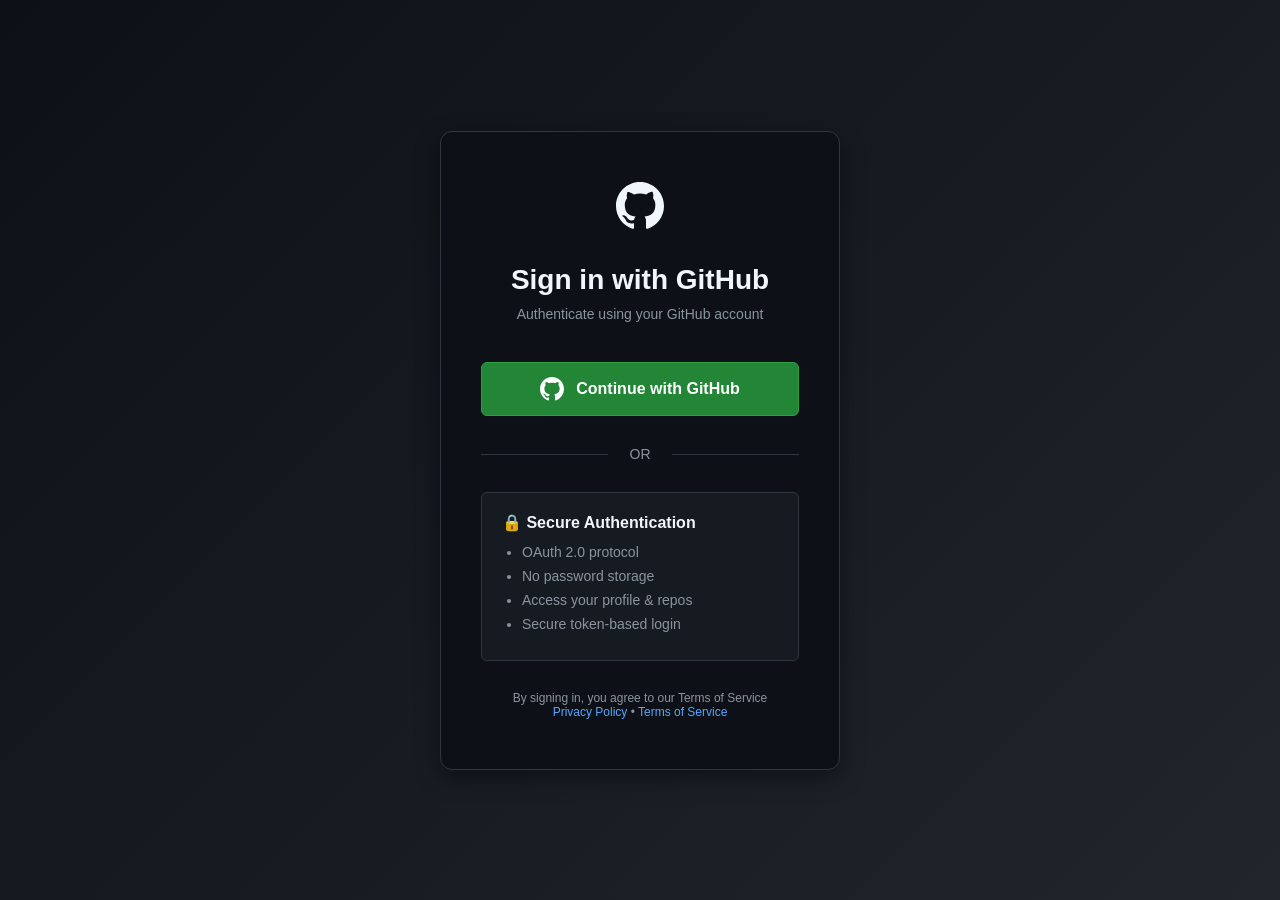
<file: github/src/main/resources/templates/login.html>
<!DOCTYPE html>
<html xmlns:th="http://www.thymeleaf.org">
<head>
    <meta charset="UTF-8">
    <meta name="viewport" content="width=device-width, initial-scale=1.0">
    <title>Login - GitHub OAuth2</title>
    <style>
        * {
            margin: 0;
            padding: 0;
            box-sizing: border-box;
        }

        body {
            font-family: -apple-system, BlinkMacSystemFont, 'Segoe UI', 'Noto Sans', Helvetica, Arial, sans-serif;
            background: linear-gradient(135deg, #0d1117 0%, #161b22 50%, #21262d 100%);
            min-height: 100vh;
            display: flex;
            justify-content: center;
            align-items: center;
            padding: 20px;
        }

        .login-container {
            background: #0d1117;
            border: 1px solid #30363d;
            border-radius: 12px;
            box-shadow: 0 8px 24px rgba(0, 0, 0, 0.4);
            padding: 50px 40px;
            max-width: 400px;
            width: 100%;
        }

        .github-logo {
            text-align: center;
            margin-bottom: 30px;
        }

        .github-logo svg {
            width: 48px;
            height: 48px;
            fill: #f0f6fc;
        }

        h1 {
            text-align: center;
            color: #f0f6fc;
            margin-bottom: 10px;
            font-size: 28px;
            font-weight: 600;
        }

        .subtitle {
            text-align: center;
            color: #8b949e;
            margin-bottom: 40px;
            font-size: 14px;
        }

        .github-btn {
            width: 100%;
            background: #238636;
            border: 1px solid #2ea043;
            border-radius: 6px;
            padding: 14px 20px;
            font-size: 16px;
            font-weight: 600;
            color: #ffffff;
            cursor: pointer;
            display: flex;
            align-items: center;
            justify-content: center;
            gap: 12px;
            transition: all 0.2s ease;
            text-decoration: none;
        }

        .github-btn:hover {
            background: #2ea043;
            border-color: #3fb950;
            box-shadow: 0 0 0 3px rgba(46, 160, 67, 0.3);
        }

        .github-btn svg {
            width: 24px;
            height: 24px;
            fill: #ffffff;
        }

        .divider {
            text-align: center;
            margin: 30px 0;
            color: #8b949e;
            position: relative;
            font-size: 14px;
        }

        .divider::before,
        .divider::after {
            content: '';
            position: absolute;
            top: 50%;
            width: 40%;
            height: 1px;
            background: #30363d;
        }

        .divider::before {
            left: 0;
        }

        .divider::after {
            right: 0;
        }

        .info {
            background: #161b22;
            border: 1px solid #30363d;
            border-radius: 6px;
            padding: 20px;
            margin-top: 30px;
        }

        .info h3 {
            margin-bottom: 12px;
            color: #f0f6fc;
            font-size: 16px;
            font-weight: 600;
            display: flex;
            align-items: center;
            gap: 8px;
        }

        .info ul {
            margin-left: 20px;
        }

        .info li {
            margin: 8px 0;
            color: #8b949e;
            font-size: 14px;
        }

        .footer {
            text-align: center;
            margin-top: 30px;
            font-size: 12px;
            color: #8b949e;
        }

        .footer a {
            color: #58a6ff;
            text-decoration: none;
        }

        .footer a:hover {
            text-decoration: underline;
        }
    </style>
</head>
<body>
<div class="login-container">
    <div class="github-logo">
        <svg viewBox="0 0 16 16" version="1.1">
            <path fill-rule="evenodd" d="M8 0C3.58 0 0 3.58 0 8c0 3.54 2.29 6.53 5.47 7.59.4.07.55-.17.55-.38 0-.19-.01-.82-.01-1.49-2.01.37-2.53-.49-2.69-.94-.09-.23-.48-.94-.82-1.13-.28-.15-.68-.52-.01-.53.63-.01 1.08.58 1.23.82.72 1.21 1.87.87 2.33.66.07-.52.28-.87.51-1.07-1.78-.2-3.64-.89-3.64-3.95 0-.87.31-1.59.82-2.15-.08-.2-.36-1.02.08-2.12 0 0 .67-.21 2.2.82.64-.18 1.32-.27 2-.27.68 0 1.36.09 2 .27 1.53-1.04 2.2-.82 2.2-.82.44 1.1.16 1.92.08 2.12.51.56.82 1.27.82 2.15 0 3.07-1.87 3.75-3.65 3.95.29.25.54.73.54 1.48 0 1.07-.01 1.93-.01 2.2 0 .21.15.46.55.38A8.013 8.013 0 0016 8c0-4.42-3.58-8-8-8z"></path>
        </svg>
    </div>

    <h1>Sign in with GitHub</h1>
    <p class="subtitle">Authenticate using your GitHub account</p>

    <a href="/oauth2/authorization/github" class="github-btn">
        <svg viewBox="0 0 16 16" version="1.1">
            <path fill-rule="evenodd" d="M8 0C3.58 0 0 3.58 0 8c0 3.54 2.29 6.53 5.47 7.59.4.07.55-.17.55-.38 0-.19-.01-.82-.01-1.49-2.01.37-2.53-.49-2.69-.94-.09-.23-.48-.94-.82-1.13-.28-.15-.68-.52-.01-.53.63-.01 1.08.58 1.23.82.72 1.21 1.87.87 2.33.66.07-.52.28-.87.51-1.07-1.78-.2-3.64-.89-3.64-3.95 0-.87.31-1.59.82-2.15-.08-.2-.36-1.02.08-2.12 0 0 .67-.21 2.2.82.64-.18 1.32-.27 2-.27.68 0 1.36.09 2 .27 1.53-1.04 2.2-.82 2.2-.82.44 1.1.16 1.92.08 2.12.51.56.82 1.27.82 2.15 0 3.07-1.87 3.75-3.65 3.95.29.25.54.73.54 1.48 0 1.07-.01 1.93-.01 2.2 0 .21.15.46.55.38A8.013 8.013 0 0016 8c0-4.42-3.58-8-8-8z"></path>
        </svg>
        Continue with GitHub
    </a>

    <div class="divider">OR</div>

    <div class="info">
        <h3>🔒 Secure Authentication</h3>
        <ul>
            <li>OAuth 2.0 protocol</li>
            <li>No password storage</li>
            <li>Access your profile & repos</li>
            <li>Secure token-based login</li>
        </ul>
    </div>

    <div class="footer">
        <p>By signing in, you agree to our Terms of Service<br>
            <a href="#">Privacy Policy</a> • <a href="#">Terms of Service</a></p>
    </div>
</div>
</body>
</html>
</file>
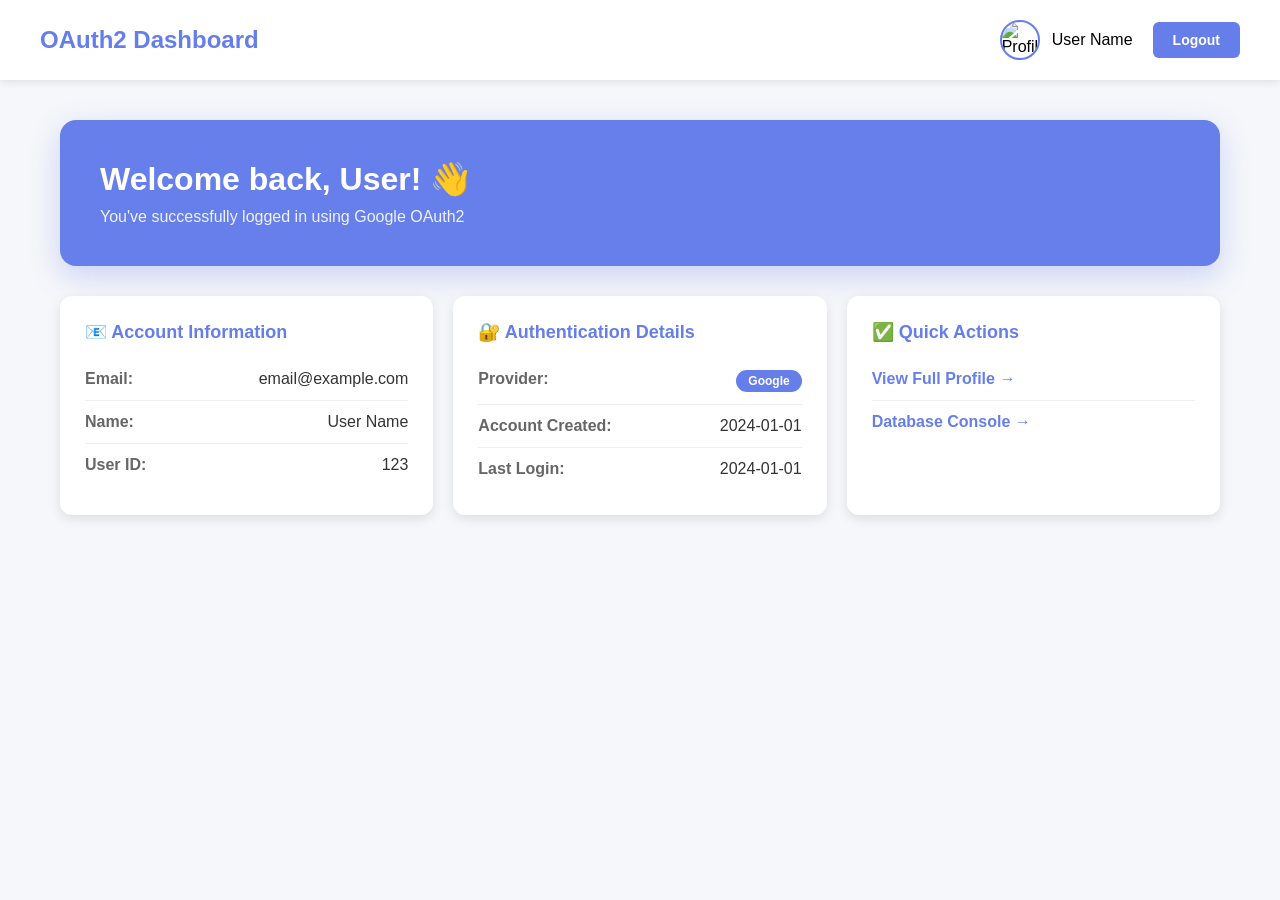
<file: google/src/main/resources/templates/home.html>
<!DOCTYPE html>
<html xmlns:th="http://www.thymeleaf.org"
      xmlns:sec="http://www.thymeleaf.org/extras/spring-security">
<head>
    <meta charset="UTF-8">
    <meta name="viewport" content="width=device-width, initial-scale=1.0">
    <title>Dashboard - OAuth2 Demo</title>
    <style>
        * {
            margin: 0;
            padding: 0;
            box-sizing: border-box;
        }

        body {
            font-family: 'Segoe UI', Tahoma, Geneva, Verdana, sans-serif;
            background: #f5f7fa;
            min-height: 100vh;
        }

        .navbar {
            background: white;
            box-shadow: 0 2px 8px rgba(0, 0, 0, 0.1);
            padding: 20px 40px;
            display: flex;
            justify-content: space-between;
            align-items: center;
        }

        .navbar h1 {
            color: #667eea;
            font-size: 24px;
        }

        .user-menu {
            display: flex;
            align-items: center;
            gap: 20px;
        }

        .user-info {
            display: flex;
            align-items: center;
            gap: 12px;
        }

        .user-avatar {
            width: 40px;
            height: 40px;
            border-radius: 50%;
            border: 2px solid #667eea;
        }

        .logout-btn {
            background: #667eea;
            color: white;
            border: none;
            padding: 10px 20px;
            border-radius: 6px;
            cursor: pointer;
            font-size: 14px;
            font-weight: 600;
            transition: all 0.3s ease;
        }

        .logout-btn:hover {
            background: #5568d3;
            transform: translateY(-2px);
            box-shadow: 0 4px 12px rgba(102, 126, 234, 0.4);
        }

        .container {
            max-width: 1200px;
            margin: 40px auto;
            padding: 0 20px;
        }

        .welcome-card {
            background:  #667fea;
            color: white;
            border-radius: 16px;
            padding: 40px;
            margin-bottom: 30px;
            box-shadow: 0 10px 30px rgba(102, 126, 234, 0.3);
        }

        .welcome-card h2 {
            font-size: 32px;
            margin-bottom: 10px;
        }

        .welcome-card p {
            font-size: 16px;
            opacity: 0.9;
        }

        .info-grid {
            display: grid;
            grid-template-columns: repeat(auto-fit, minmax(300px, 1fr));
            gap: 20px;
            margin-top: 30px;
        }

        .info-card {
            background: white;
            border-radius: 12px;
            padding: 25px;
            box-shadow: 0 4px 12px rgba(0, 0, 0, 0.1);
        }

        .info-card h3 {
            color: #667eea;
            margin-bottom: 15px;
            display: flex;
            align-items: center;
            gap: 10px;
            font-size: 18px;
        }

        .info-row {
            display: flex;
            justify-content: space-between;
            padding: 12px 0;
            border-bottom: 1px solid #f0f0f0;
        }

        .info-row:last-child {
            border-bottom: none;
        }

        .info-label {
            color: #666;
            font-weight: 600;
        }

        .info-value {
            color: #333;
        }

        .badge {
            display: inline-block;
            padding: 4px 12px;
            background: #667eea;
            color: white;
            border-radius: 12px;
            font-size: 12px;
            font-weight: 600;
        }
    </style>
</head>
<body>
<nav class="navbar">
    <h1>OAuth2 Dashboard</h1>
    <div class="user-menu">
        <div class="user-info">
            <img th:src="${picture}" alt="Profile" class="user-avatar">
            <span th:text="${name}">User Name</span>
        </div>
        <form th:action="@{/logout}" method="post" style="margin: 0;">
            <button type="submit" class="logout-btn">Logout</button>
        </form>
    </div>
</nav>

<div class="container">
    <div class="welcome-card">
        <h2>Welcome back, <span th:text="${name}">User</span>! 👋</h2>
        <p>You've successfully logged in using Google OAuth2</p>
    </div>

    <div class="info-grid">
        <div class="info-card">
            <h3>📧 Account Information</h3>
            <div class="info-row">
                <span class="info-label">Email:</span>
                <span class="info-value" th:text="${email}">email@example.com</span>
            </div>
            <div class="info-row">
                <span class="info-label">Name:</span>
                <span class="info-value" th:text="${name}">User Name</span>
            </div>
            <div class="info-row">
                <span class="info-label">User ID:</span>
                <span class="info-value" th:text="${userId}">123</span>
            </div>
        </div>

        <div class="info-card">
            <h3>🔐 Authentication Details</h3>
            <div class="info-row">
                <span class="info-label">Provider:</span>
                <span class="badge" th:text="${provider}">Google</span>
            </div>
            <div class="info-row">
                <span class="info-label">Account Created:</span>
                <span class="info-value" th:text="${#temporals.format(createdAt, 'yyyy-MM-dd HH:mm')}">2024-01-01</span>
            </div>
            <div class="info-row">
                <span class="info-label">Last Login:</span>
                <span class="info-value" th:text="${#temporals.format(lastLoginAt, 'yyyy-MM-dd HH:mm')}">2024-01-01</span>
            </div>
        </div>

        <div class="info-card">
            <h3>✅ Quick Actions</h3>
            <div class="info-row">
                <a href="/profile" style="color: #667eea; text-decoration: none; font-weight: 600;">View Full Profile →</a>
            </div>
            <div class="info-row">
                <a href="/h2-console" target="_blank" style="color: #667eea; text-decoration: none; font-weight: 600;">Database Console →</a>
            </div>
        </div>
    </div>
</div>
</body>
</html>
</file>
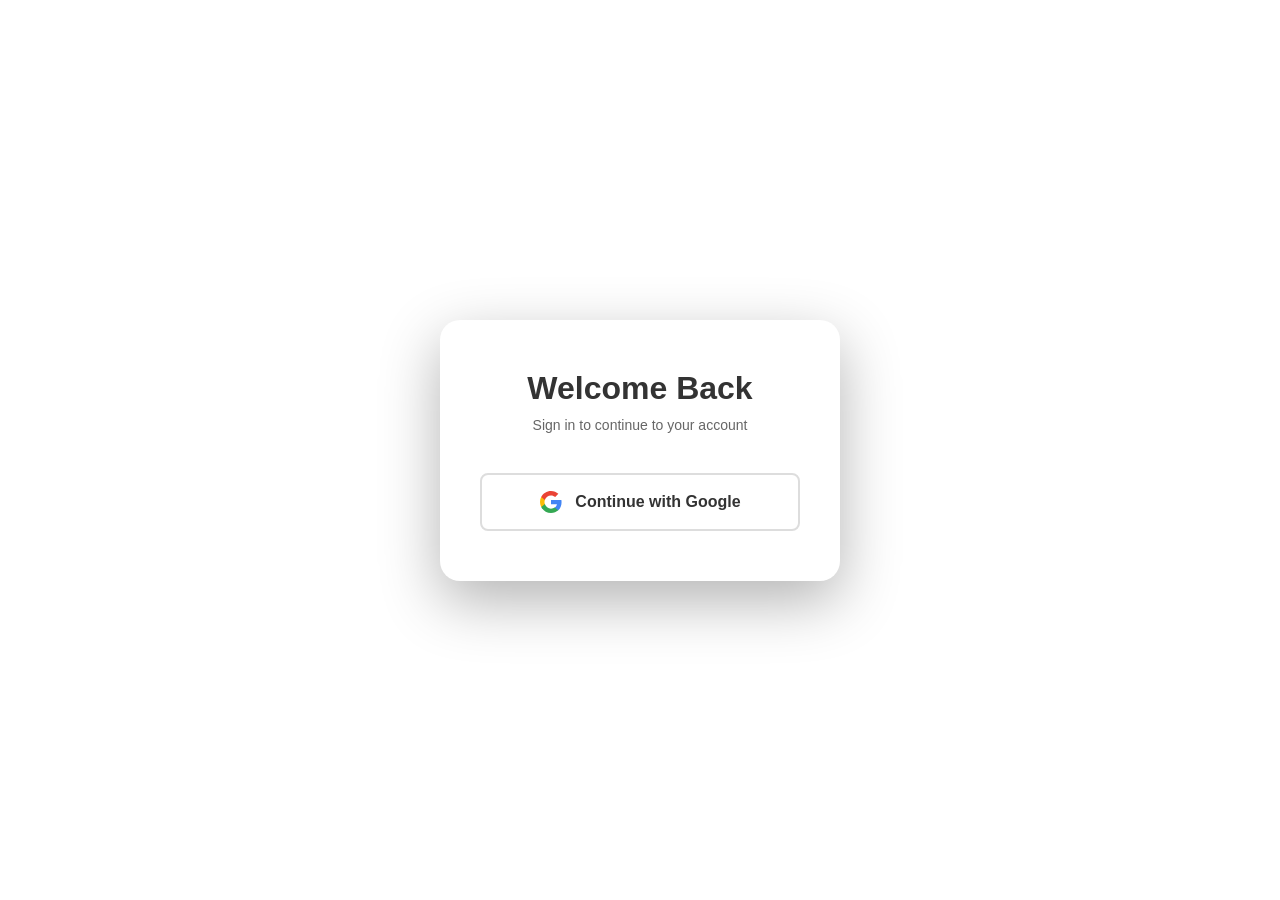
<file: google/src/main/resources/templates/login.html>
<!DOCTYPE html>
<html xmlns:th="http://www.thymeleaf.org">
<head>
    <meta charset="UTF-8">
    <meta name="viewport" content="width=device-width, initial-scale=1.0">
    <title>Login - OAuth2 Demo</title>
    <style>
        * {
            margin: 0;
            padding: 0;
            box-sizing: border-box;
        }

        body {
            font-family: 'Segoe UI', Tahoma, Geneva, Verdana, sans-serif;
            background:  #ffffff;
            min-height: 100vh;
            display: flex;
            justify-content: center;
            align-items: center;
            padding: 20px;
        }

        .login-container {
            background: white;
            border-radius: 20px;
            box-shadow: 0 20px 60px rgba(0, 0, 0, 0.3);
            padding: 50px 40px;
            max-width: 400px;
            width: 100%;
        }

        h1 {
            text-align: center;
            color: #333;
            margin-bottom: 10px;
            font-size: 32px;
        }

        .subtitle {
            text-align: center;
            color: #666;
            margin-bottom: 40px;
            font-size: 14px;
        }

        .google-btn {
            width: 100%;
            background: white;
            border: 2px solid #ddd;
            border-radius: 8px;
            padding: 15px 20px;
            font-size: 16px;
            font-weight: 600;
            color: #333;
            cursor: pointer;
            display: flex;
            align-items: center;
            justify-content: center;
            gap: 12px;
            transition: all 0.3s ease;
            text-decoration: none;
        }

        .google-btn:hover {
            background: #f8f9fa;
            border-color: #4285f4;
            box-shadow: 0 4px 12px rgba(66, 133, 244, 0.2);
            transform: translateY(-2px);
        }

        .google-icon {
            width: 24px;
            height: 24px;
        }
    </style>
</head>
<body>
<div class="login-container">
    <h1>Welcome Back</h1>
    <p class="subtitle">Sign in to continue to your account</p>

    <a href="/oauth2/authorization/google" class="google-btn">
        <svg class="google-icon" viewBox="0 0 24 24">
            <path fill="#4285F4" d="M22.56 12.25c0-.78-.07-1.53-.2-2.25H12v4.26h5.92c-.26 1.37-1.04 2.53-2.21 3.31v2.77h3.57c2.08-1.92 3.28-4.74 3.28-8.09z"/>
            <path fill="#34A853" d="M12 23c2.97 0 5.46-.98 7.28-2.66l-3.57-2.77c-.98.66-2.23 1.06-3.71 1.06-2.86 0-5.29-1.93-6.16-4.53H2.18v2.84C3.99 20.53 7.7 23 12 23z"/>
            <path fill="#FBBC05" d="M5.84 14.09c-.22-.66-.35-1.36-.35-2.09s.13-1.43.35-2.09V7.07H2.18C1.43 8.55 1 10.22 1 12s.43 3.45 1.18 4.93l2.85-2.22.81-.62z"/>
            <path fill="#EA4335" d="M12 5.38c1.62 0 3.06.56 4.21 1.64l3.15-3.15C17.45 2.09 14.97 1 12 1 7.7 1 3.99 3.47 2.18 7.07l3.66 2.84c.87-2.6 3.3-4.53 6.16-4.53z"/>
        </svg>
        Continue with Google
    </a>
</div>
</body>
</html>
</file>
